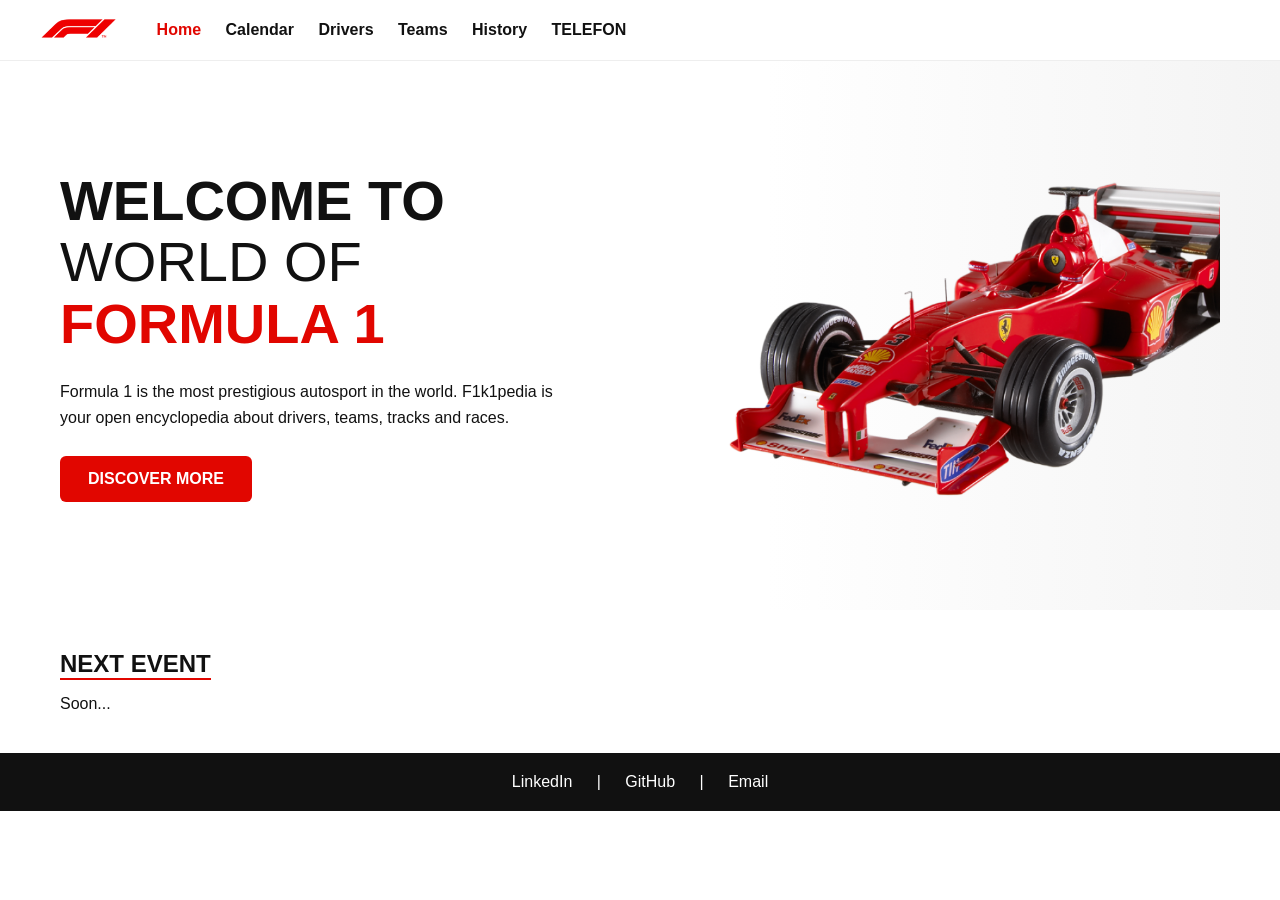
<file: index.html>
<!DOCTYPE html>
<html lang="ru">
<head>
  <meta charset="UTF-8" />
  <meta name="viewport" content="width=device-width, initial-scale=1.0" />
  <title>F1k1pedia — Formula 1 Encyclopedia</title>

  <link rel="stylesheet" href="style.css" />
</head>
<body>

<!-- NAVBAR -->
<header class="navbar">
  <div class="nav-left">
    <img src="images/logo.png" alt="F1k1pedia" class="logo">

    <nav class="nav-links" id="navLinks">
      <a href="index.html" class="active">Home</a>
      <a href="races.html">Calendar</a>
      <a href="drivers.html">Drivers</a>
      <a href="teams.html">Teams</a>
      <a href="history.html">History</a>
      <a href="about.html">TELEFON</a>  
    </nav>
  </div>

  <div class="burger" id="burger">
    <span></span>
    <span></span>
    <span></span>
  </div>
</header>


<!-- HERO -->
<section class="hero">
  <div class="hero-content">
    <h1>
      WELCOME TO<br>
      <span>WORLD OF</span><br>
      <strong>FORMULA 1</strong>
    </h1>

    <p>
      Formula 1 is the most prestigious autosport in the world.
      F1k1pedia is your open encyclopedia about drivers, teams, tracks and races.
    </p>

    <a href="history.html" class="hero-btn">DISCOVER MORE</a>
  </div>



  <div class="hero-car">
    <img src="images/carhome.jpg">
  </div>
</section>


<!-- NEXT RACE -->
<section class="next-race">
  <h2>NEXT EVENT</h2>
  <div id="next-race-box">Loading...</div>
</section>


<footer class="footer">
  <a href="https://www.linkedin.com/in/urazbaev-ali-1b7596292/" target="_blank">LinkedIn</a>
  |
  <a href="https://github.com/AlishkaI" target="_blank">GitHub</a>
  |
  <a href="aliurazbayev09@gmail.com">Email</a>
</footer>

<script src="script.js"></script>
</body>
</html>
</file>
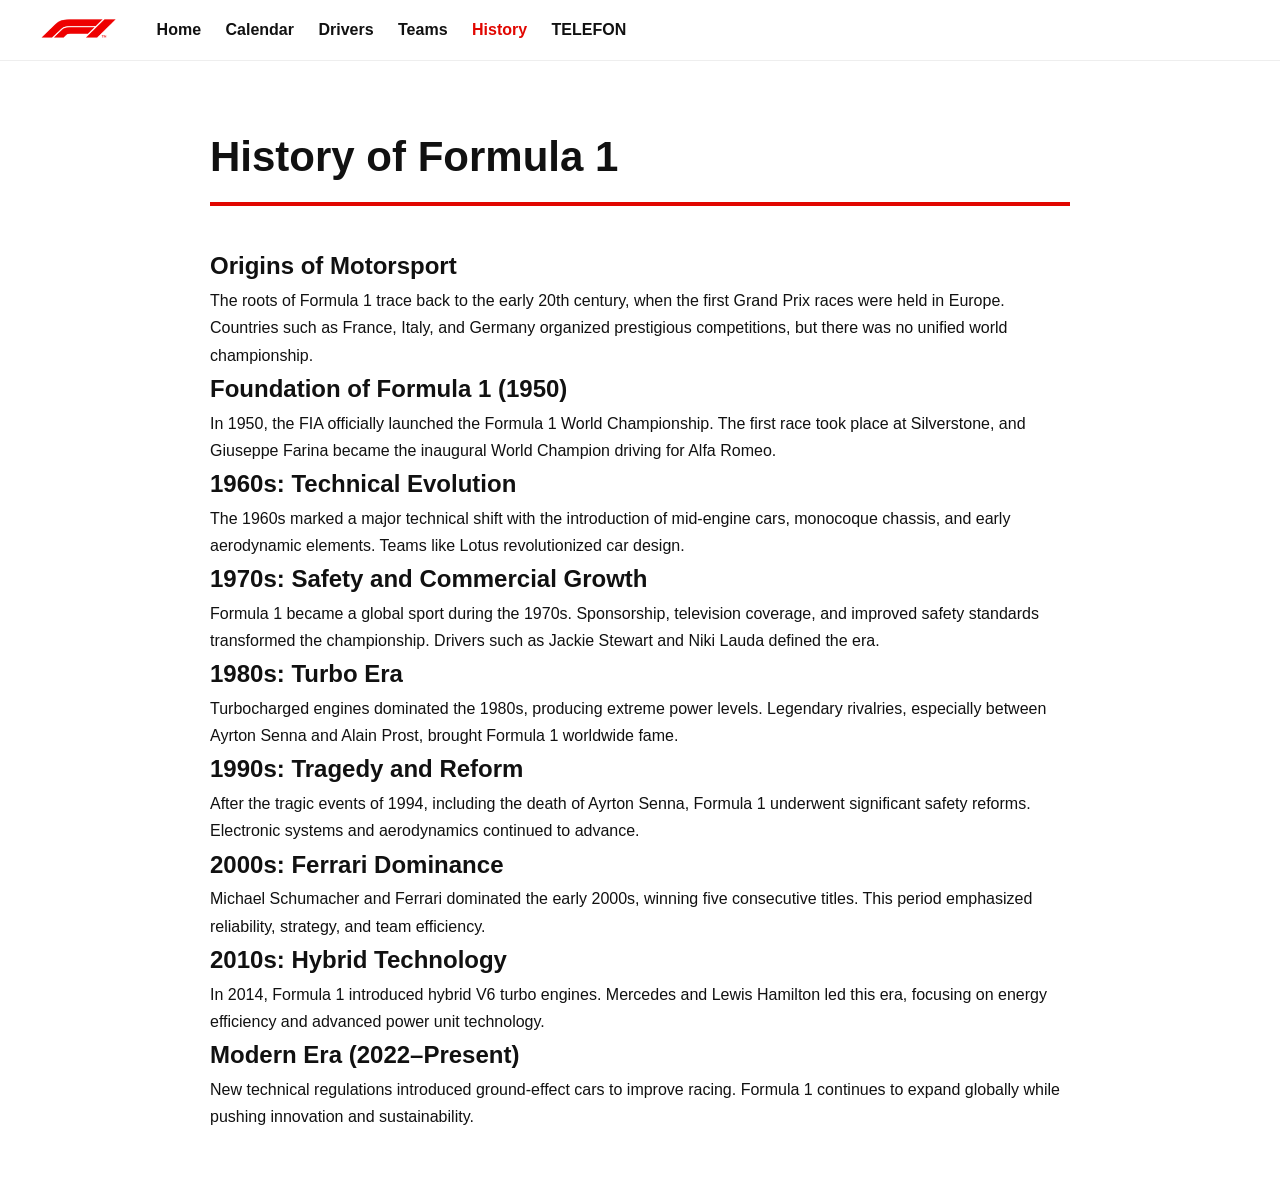
<file: history.html>
<!DOCTYPE html>
<html lang="ru">
<head>
  <meta charset="UTF-8">
  <title>History | F1k1pedia</title>
  <meta name="viewport" content="width=device-width, initial-scale=1.0">
  <link rel="stylesheet" href="style.css">
</head>
<body>

<header class="navbar">
  <div class="nav-left">
    <img src="images/logo.png" alt="F1k1pedia" class="logo">
    <nav class="nav-links" id="navLinks">
      <a href="index.html">Home</a>
      <a href="races.html">Calendar</a>
      <a href="drivers.html">Drivers</a>
      <a href="teams.html">Teams</a>
      <a href="history.html" class="active">History</a>
      <a href="about.html">TELEFON</a>
    </nav>
  </div>
  <div class="burger" id="burger">
    <span></span>
    <span></span>
    <span></span>
  </div>
</header>

<main class="history-container">

  <h1>History of Formula 1</h1>

  <section>
    <h2>Origins of Motorsport</h2>
    <p>
      The roots of Formula 1 trace back to the early 20th century, when the first Grand Prix races
      were held in Europe. Countries such as France, Italy, and Germany organized prestigious
      competitions, but there was no unified world championship.
    </p>
  </section>

  <section>
    <h2>Foundation of Formula 1 (1950)</h2>
    <p>
      In 1950, the FIA officially launched the Formula 1 World Championship. The first race took
      place at Silverstone, and Giuseppe Farina became the inaugural World Champion driving for
      Alfa Romeo.
    </p>
  </section>

  <section>
    <h2>1960s: Technical Evolution</h2>
    <p>
      The 1960s marked a major technical shift with the introduction of mid-engine cars, monocoque
      chassis, and early aerodynamic elements. Teams like Lotus revolutionized car design.
    </p>
  </section>

  <section>
    <h2>1970s: Safety and Commercial Growth</h2>
    <p>
      Formula 1 became a global sport during the 1970s. Sponsorship, television coverage, and
      improved safety standards transformed the championship. Drivers such as Jackie Stewart and
      Niki Lauda defined the era.
    </p>
  </section>

  <section>
    <h2>1980s: Turbo Era</h2>
    <p>
      Turbocharged engines dominated the 1980s, producing extreme power levels. Legendary rivalries,
      especially between Ayrton Senna and Alain Prost, brought Formula 1 worldwide fame.
    </p>
  </section>

  <section>
    <h2>1990s: Tragedy and Reform</h2>
    <p>
      After the tragic events of 1994, including the death of Ayrton Senna, Formula 1 underwent
      significant safety reforms. Electronic systems and aerodynamics continued to advance.
    </p>
  </section>

  <section>
    <h2>2000s: Ferrari Dominance</h2>
    <p>
      Michael Schumacher and Ferrari dominated the early 2000s, winning five consecutive titles.
      This period emphasized reliability, strategy, and team efficiency.
    </p>
  </section>

  <section>
    <h2>2010s: Hybrid Technology</h2>
    <p>
      In 2014, Formula 1 introduced hybrid V6 turbo engines. Mercedes and Lewis Hamilton led this
      era, focusing on energy efficiency and advanced power unit technology.
    </p>
  </section>

  <section>
    <h2>Modern Era (2022–Present)</h2>
    <p>
      New technical regulations introduced ground-effect cars to improve racing. Formula 1
      continues to expand globally while pushing innovation and sustainability.
    </p>
  </section>

</main>

<script src="script.js"></script>
</body>
</html>
</file>
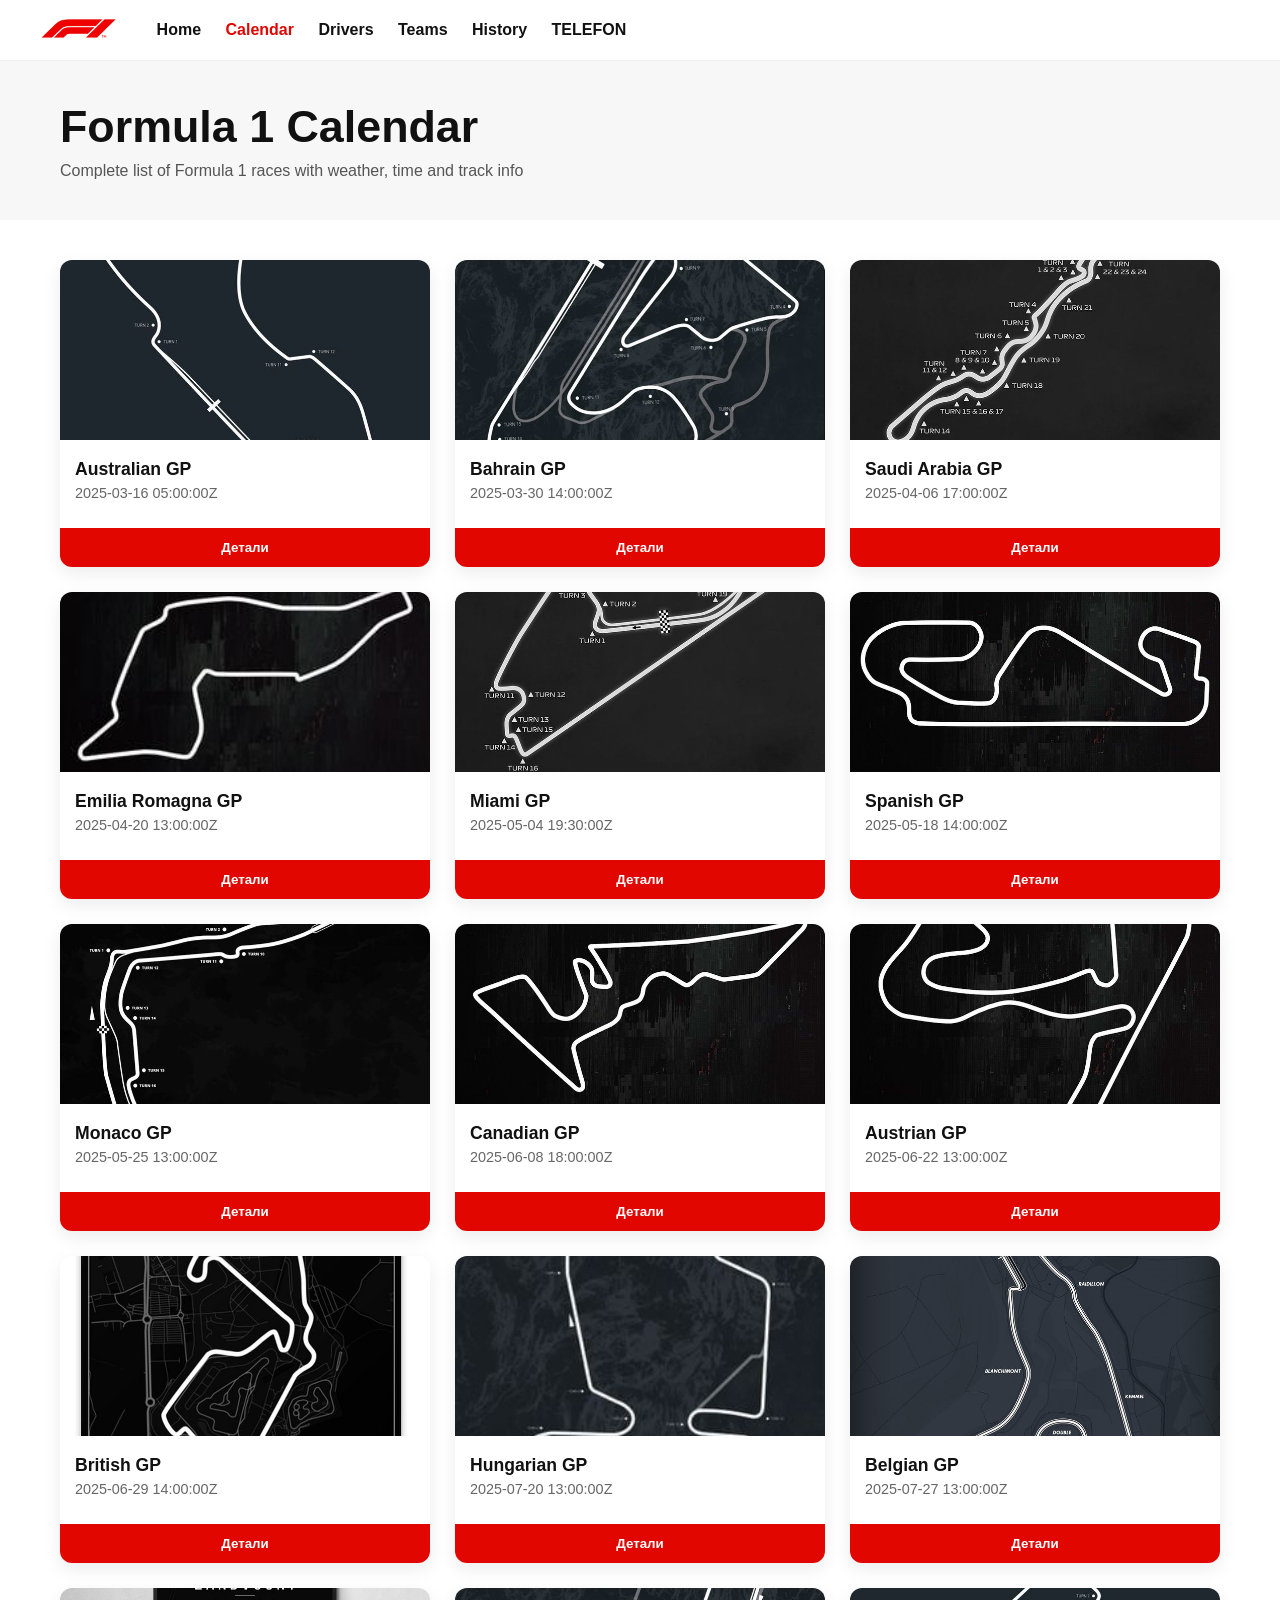
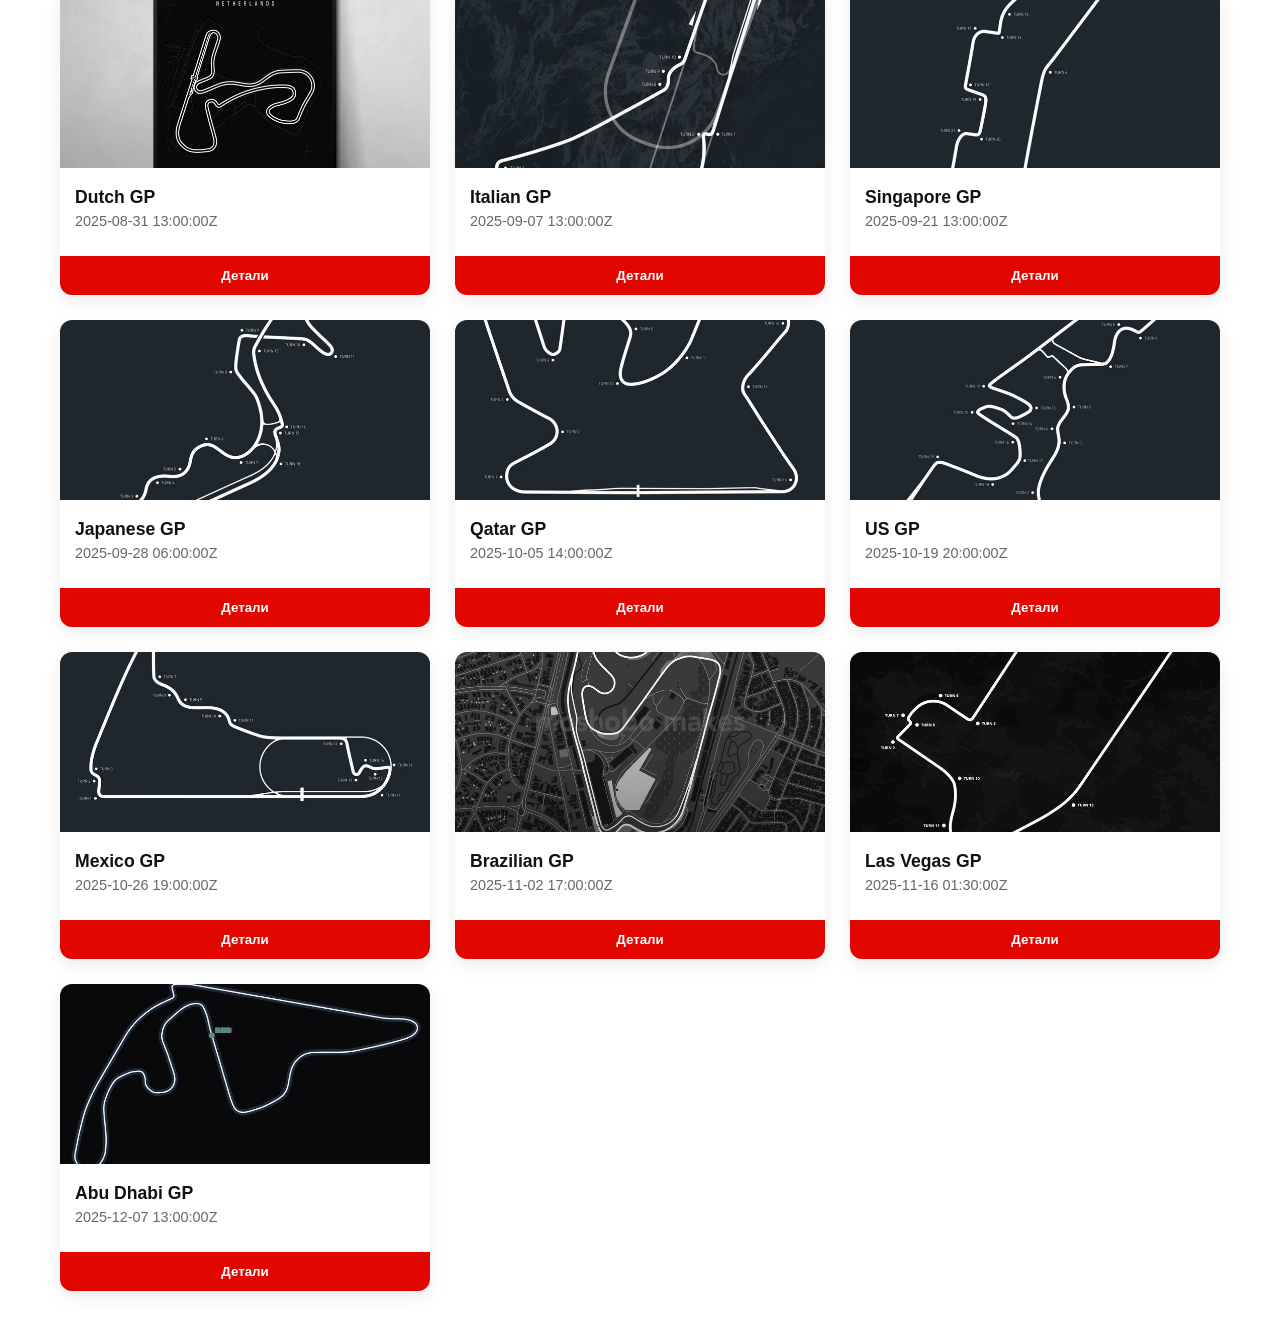
<file: races.html>
<!DOCTYPE html>
<html lang="ru">
<head>
  <meta charset="UTF-8">
  <meta name="viewport" content="width=device-width, initial-scale=1.0">
  <title>F1k1pedia — Race Calendar</title>

  <link rel="stylesheet" href="style.css">
</head>
<body>

<header class="navbar">
  <div class="nav-left">
    <img src="images/logo.png" alt="F1k1pedia" class="logo">

    <nav class="nav-links" id="navLinks">
      <a href="index.html" >Home</a>
      <a href="races.html" class="active">Calendar</a>
      <a href="drivers.html">Drivers</a>
      <a href="teams.html">Teams</a>
      <a href="history.html">History</a>
      <a href="about.html">TELEFON</a>
    </nav>
  </div>
<div class="burger" id="burger">
    <span></span>
    <span></span>
    <span></span>
  </div>

</header>
<!-- PAGE TITLE -->
<section class="page-header">
  <h1>Formula 1 Calendar</h1>
  <p>Complete list of Formula 1 races with weather, time and track info</p>
</section>

<!-- RACES GRID -->
<main id="races" class="race-grid">
</main>

<script src="script.js"></script>
</body>
</html>
</file>
<file: style.css>
* {
  box-sizing: border-box;
  margin: 0;
  padding: 0;
}

body {
  font-family: Arial, Helvetica, sans-serif;
  background: #ffffff;
  color: #111;
}

/* NAVBAR */
.navbar {
  background: #fff;
  border-bottom: 1px solid #eee;
  padding: 15px 40px;
}

.nav-left {
  display: flex;
  align-items: center;
  gap: 40px;
}

.logo {
  height: 30px;
}

nav a {
  margin-right: 20px;
  text-decoration: none;
  font-weight: bold;
  color: #111;
}

nav a.active {
  color: #e10600;
}

/* HERO */
.hero {
  display: grid;
  grid-template-columns: 1.2fr 1fr;
  align-items: center;
  padding: 80px 60px;
  background: linear-gradient(to right, #ffffff 60%, #f4f4f4);
}

.hero-content h1 {
  font-size: 3.5rem;
  line-height: 1.1;
  font-weight: 900;
}

.hero-content span {
  font-weight: 400;
}

.hero-content strong {
  color: #e10600;
}

.hero-content p {
  margin: 25px 0;
  max-width: 500px;
  line-height: 1.6;
}

.hero-btn {
  display: inline-block;
  background: #e10600;
  color: #fff;
  padding: 14px 28px;
  text-decoration: none;
  font-weight: bold;
  border-radius: 6px;
}

.hero-btn:hover {
  background: #ff2b2b;
}

.hero-car img {
  width: 100%;
  max-width: 600px;
  font-weight: 300;
}

/* NEXT RACE */
.next-race {
  padding: 40px 60px;
}

.next-race h2 {
  margin-bottom: 15px;
  border-bottom: 2px solid #e10600;
  display: inline-block;
}


/* FOOTER */
.footer {
  padding: 20px;
  text-align: center;
  background: #111;
  color: #fff;
}

.footer a {
  color: #fff;
  text-decoration: none;
  margin: 0 20px;
}

.footer a:hover {
  text-decoration: underline;

}



/* dop */

/* PAGE HEADER */
.page-header {
  padding: 40px 60px;
  background: #f7f7f7;
}

.page-header h1 {
  font-size: 2.8rem;
  font-weight: 900;
}

.page-header p {
  margin-top: 10px;
  color: #555;
}

/* RACE GRID */
.race-grid {
  display: grid;
  grid-template-columns: repeat(auto-fill, minmax(280px, 1fr));
  gap: 25px;
  padding: 40px 60px;
}

/* RACE CARD */
.card {
  background: #ffffff;
  border-radius: 12px;
  overflow: hidden;
  box-shadow: 0 6px 18px rgba(0,0,0,0.08);
  transition: transform .25s ease, box-shadow .25s ease;
}

.card:hover {
  transform: translateY(-6px);
  box-shadow: 0 10px 25px rgba(225,6,0,.25);
}

.card img {
  width: 100%;
  height: 180px;
  object-fit: cover;
}

.card .meta {
  padding: 15px;
}

.race-name {
  font-weight: 800;
  font-size: 1.1rem;
}

.race-time {
  color: #666;
  font-size: .9rem;
  margin: 5px 0 12px;
}

.card button {
  width: 100%;
  background: #e10600;
  border: none;
  color: white;
  padding: 12px;
  font-weight: bold;
  cursor: pointer;
}

.card button:hover {
  background: #ff2b2b;
}

/* MODAL */
.modal-backdrop {
  position: fixed;
  inset: 0;
  background: rgba(0,0,0,.75);
  display: none;
  align-items: center;
  justify-content: center;
  z-index: 999;
}

.modal {
  background: #fff;
  color: #111;
  border-radius: 12px;
  max-width: 750px;
  width: 90%;
  max-height: 90vh;
  overflow-y: auto;
  padding: 20px;
}

.modal .header {
  display: flex;
  gap: 20px;
}

.modal img {
  width: 280px;
  border-radius: 10px;
}

.modal h2 {
  color: #e10600;
}

.modal .block {
  background: #f2f2f2;
  padding: 12px;
  margin-top: 10px;
  border-left: 4px solid #e10600;
}

.close-btn {
  margin-top: 15px;
  width: 100%;
  background: #111;
  color: #fff;
  padding: 12px;
  border: none;
  cursor: pointer;
}

/* NEXT EVENT */

.next-race-card {
  display: flex;
  gap: 25px;
  margin-top: 20px;
  background: #fff;
  padding: 20px;
  border-radius: 12px;
  box-shadow: 0 8px 25px rgba(0,0,0,.1);
  max-width: 900px;
}

.next-race-card img {
  width: 320px;
  border-radius: 10px;
  object-fit: cover;
}

.next-race-card .info h3 {
  font-size: 1.8rem;
  color: #e10600;
}

.next-race-card .info p {
  margin: 5px 0;
}

.next-race-card .date {
  font-weight: bold;
  margin-top: 10px;
}

#next-countdown {
  margin: 15px 0;
  font-size: 1.1rem;
  font-weight: bold;
}


/* АДАПТИВ БУРГЕРА */

/* ---------- BURGER ---------- */
.burger {
  display: none;
  flex-direction: column;
  gap: 5px;
  cursor: pointer;
}

.burger span {
  width: 25px;
  height: 3px;
  background: #111;
}

/* ---------- MOBILE ---------- */
@media (max-width: 900px) {

  .hero {
    grid-template-columns: 1fr;
    text-align: center;
  }

  .hero-car {
    margin-top: 30px;
  }

  .nav-links {
    position: fixed;
    top: 0;
    right: -100%;
    height: 100vh;
    width: 240px;
    background: #fff;
    flex-direction: column;
    padding: 80px 20px;
    gap: 20px;
    transition: right .3s ease;
    box-shadow: -5px 0 20px rgba(0,0,0,.2);
  }

  .nav-links a {
    font-size: 1.1rem;
  }

  .nav-links.active {
    right: 0;
  }

  .burger {
    display: flex;
  }

  .nav-left {
    width: 100%;
    justify-content: space-between;
  }

  .race-grid {
    padding: 20px;
  }

  .page-header {
    padding: 25px;
  }

  .next-race-card {
    flex-direction: column;
  }

  .next-race-card img {
    width: 100%;
  }
}


/* стили для пилотов */

.drivers-grid {
  display: grid;
  grid-template-columns: repeat(auto-fill, minmax(220px,1fr));
  gap: 25px;
  padding: 40px;
}

.driver-card {
  background: #fff;
  border-radius: 14px;
  overflow: hidden;
  box-shadow: 0 10px 25px rgba(0,0,0,.15);
  transition: transform .3s ease, box-shadow .3s ease;
}

.driver-card:hover {
  transform: translateY(-8px);
  box-shadow: 0 20px 40px rgba(0,0,0,.25);
}

.driver-card img {
  width: 100%;
  height: 260px;
  object-fit: cover;
}

.driver-info {
  padding: 15px;
}

.driver-info h3 {
  margin: 0;
}

.driver-info span {
  opacity: .7;
  font-size: .9rem;
}


/* тима компании */

.teams-grid {
  display: grid;
  grid-template-columns: repeat(auto-fill, minmax(260px,1fr));
  gap: 30px;
  padding: 40px;
}

.team-card {
  background: linear-gradient(135deg,#111,#222);
  color: white;
  border-radius: 16px;
  padding: 25px;
  transition: transform .3s ease;
}

.team-card:hover {
  transform: scale(1.05);
}

.team-card img {
  width: 100%;
  height: 80px;
  object-fit: contain;
}

.fade-in {
  opacity: 0;
  transform: translateY(20px);
  animation: fadeIn .6s ease forwards;
}

@keyframes fadeIn {
  to {
    opacity: 1;
    transform: translateY(0);
  }
}

a {
  transition: color .2s ease;
}

a:hover {
  color: red;
}


/* фон */

.background, .background2 {
  position: fixed;
  top: 0;
  left: 0;
  width: 100%;
  height: 100%;
  overflow: hidden;
  z-index: -1;
  opacity: 0.6;
}

.background img, .background2 img {
  width: 100%;
  height: 100%;
  object-fit: cover;
  filter: blur(8px);
  transform: scale(1.1);
}

.background2 {
  z-index: -2;
}

/* history page */
.history-content {
  padding: 40px 60px;
  max-width: 900px;
  margin: 0 auto;
}


/* driv */

.drivers-grid {
  display: grid;
  grid-template-columns: repeat(auto-fill, minmax(240px, 1fr));
  gap: 24px;
  padding: 40px;
}

/* Карточка */
.driver-card {
  position: relative;
  background: #111;
  border-radius: 18px;
  overflow: hidden;
  cursor: pointer;
  transition: transform 0.35s ease, box-shadow 0.35s ease;
}

.driver-card:hover {
  transform: translateY(-8px) scale(1.02);
  box-shadow: 0 20px 40px rgba(0,0,0,0.8);
}

/* Картинка */
.driver-card img {
  width: 100%;
  height: 300px;
  object-fit: cover;
  filter: brightness(0.9);
  transition: transform 0.4s ease, filter 0.4s ease;
}

.driver-card:hover img {
  transform: scale(1.08);
  filter: brightness(1);
}

/* Градиент снизу */
.driver-card::after {
  content: "";
  position: absolute;
  inset: 0;
  background: linear-gradient(
    to top,
    rgba(0,0,0,0.85) 0%,
    rgba(0,0,0,0.4) 40%,
    rgba(0,0,0,0) 70%
  );
  pointer-events: none;
}

/* Информация */
.driver-info {
  position: absolute;
  bottom: 0;
  width: 100%;
  padding: 18px;
  z-index: 2;
  text-align: left;
}

/* Имя */
.driver-info h3 {
  margin: 0;
  font-size: 19px;
  font-weight: 700;
  color: #fff;
  letter-spacing: 0.3px;
}

/* Команда */
.driver-info p {
  margin-top: 6px;
  font-size: 14px;
  color: #ccc;
}

.driver-card {
  display: block;
  text-decoration: none;
  color: inherit;
  cursor: pointer;
}


.teams-grid {
  display: grid;
  grid-template-columns: repeat(auto-fill, minmax(240px, 1fr));
  gap: 24px;
  padding: 40px;
}

/* Контейнер для карточек */
.teams-grid {
  display: grid;
  grid-template-columns: repeat(auto-fill, minmax(250px, 1fr)); /* Автоматические колонки */
  gap: 20px; /* Отступы между карточками */
  padding: 20px;
}

/* Сама карточка */
.team-card {
  background: #f4f4f4;
  border-radius: 8px;
  padding: 15px;
  text-align: center;
  transition: transform 0.3s ease;
  display: flex;
  flex-direction: column;
  align-items: center;
  justify-content: center;
}

.team-card:hover {
  transform: translateY(-5px);
}

/* Главное: фиксируем размер картинки */
.team-card img {
  width: 100%;
  height: 150px; /* Фиксированная высота для всех логотипов */
  object-fit: contain; /* Картинка впишется без искажений */
  margin-bottom: 10px;

}


.history-container {
  max-width: 900px;          /* ограничиваем ширину */
  margin: 60px auto;         /* центрируем */
  padding: 0 20px;
  color: #111;
  line-height: 1.7;
  font-family: 'Arial', sans-serif;
}

.history-container h1 {
  font-size: 42px;
  margin-bottom: 40px;
  border-bottom: 4px solid #e10600; /* F1 красный */
  padding-bottom: 10px;
}

.history-section {
  margin-bottom: 40px;
}

.history-section h2 {
  font-size: 26px;
  margin-bottom: 10px;
  color: #e10600;
}

.history-section p {
  font-size: 17px;
  color: #222;
}

.video-container {
  margin: 40px 0;
  text-align: center;
}
.center-video {
  position: fixed;
  top: 50%;
  left: 50%; /* было 50%, стало 55% — немного вправо */
  transform: translate(-50%, -50%);
  max-width: 90%;
  max-height: 90vh;
}
</file>
